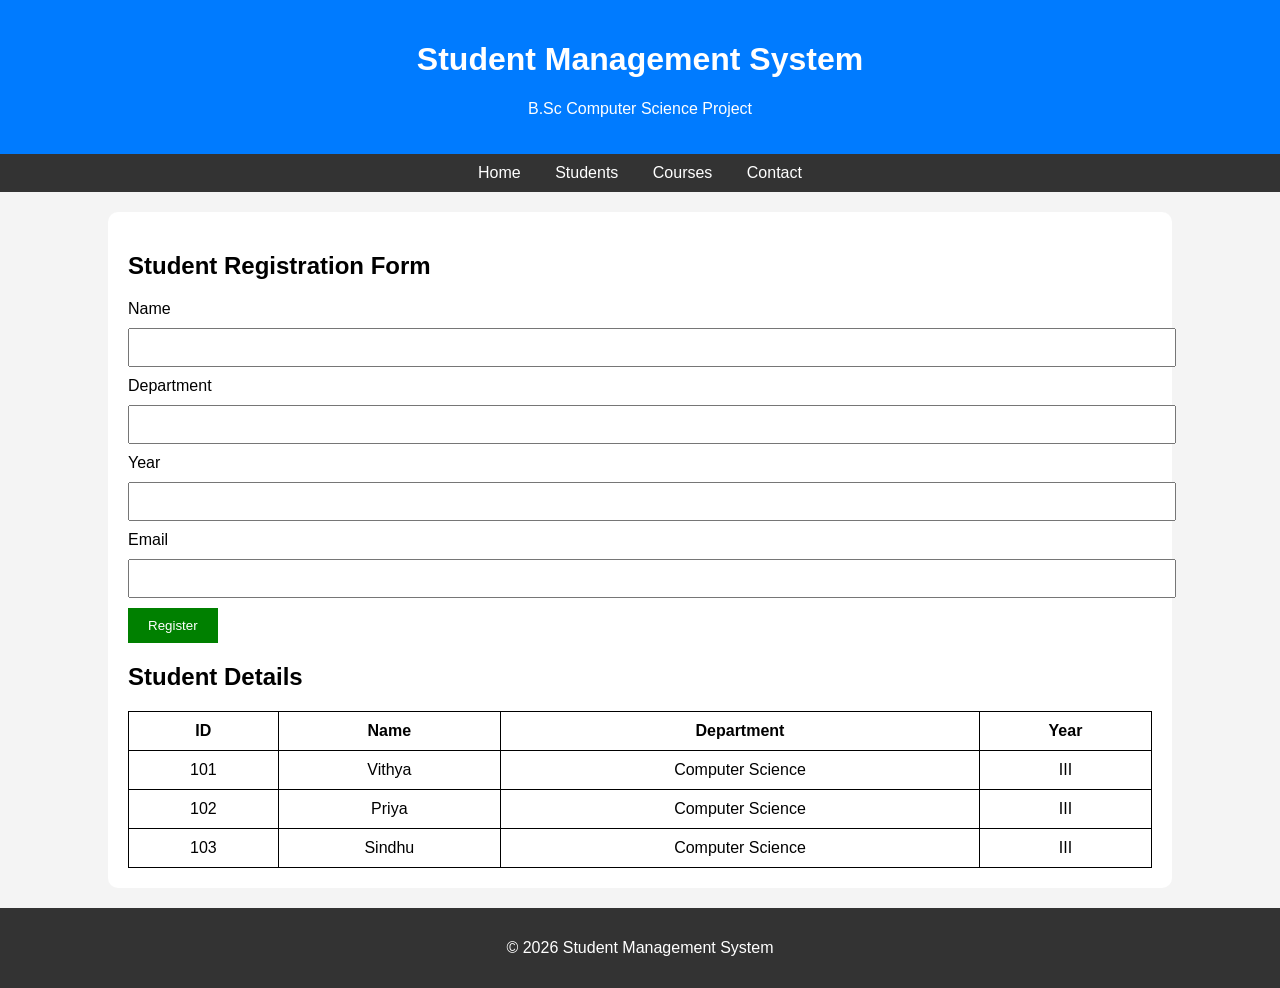
<file: index.html>
<!DOCTYPE html>
<html>
<head>
<title>Student Management System</title>
<style>
body{
font-family:Arial,sans-serif;
background:#f4f4f4;
margin:0;
padding:0;
}

header{
background:#007bff;
color:white;
text-align:center;
padding:20px;
}

nav{
background:#333;
padding:10px;
text-align:center;
}

nav a{
color:white;
text-decoration:none;
margin:15px;
}

.container{
width:80%;
margin:auto;
background:white;
padding:20px;
margin-top:20px;
border-radius:10px;
}

input{
width:100%;
padding:10px;
margin:10px 0;
}

button{
background:green;
color:white;
padding:10px 20px;
border:none;
}

table{
width:100%;
border-collapse:collapse;
margin-top:20px;
}

table,th,td{
border:1px solid black;
}

th,td{
padding:10px;
text-align:center;
}

footer{
background:#333;
color:white;
text-align:center;
padding:15px;
margin-top:20px;
}
</style>
</head>

<body>

<header>
<h1>Student Management System</h1>
<p>B.Sc Computer Science Project</p>
</header>

<nav>
<a href="#">Home</a>
<a href="#">Students</a>
<a href="#">Courses</a>
<a href="#">Contact</a>
</nav>

<div class="container">

<h2>Student Registration Form</h2>

<form>
<label>Name</label>
<input type="text">

<label>Department</label>
<input type="text">

<label>Year</label>
<input type="number">

<label>Email</label>
<input type="email">

<button type="submit">Register</button>
</form>

<h2>Student Details</h2>

<table>
<tr>
<th>ID</th>
<th>Name</th>
<th>Department</th>
<th>Year</th>
</tr>

<tr>
<td>101</td>
<td>Vithya</td>
<td>Computer Science</td>
<td>III</td>
</tr>

<tr>
<td>102</td>
<td>Priya</td>
<td>Computer Science</td>
<td>III</td>
</tr>

<tr>
<td>103</td>
<td>Sindhu</td>
<td>Computer Science</td>
<td>III</td>
</tr>

</table>

</div>

<footer>
<p>© 2026 Student Management System</p>
</footer>

</body>
</html>
</file>
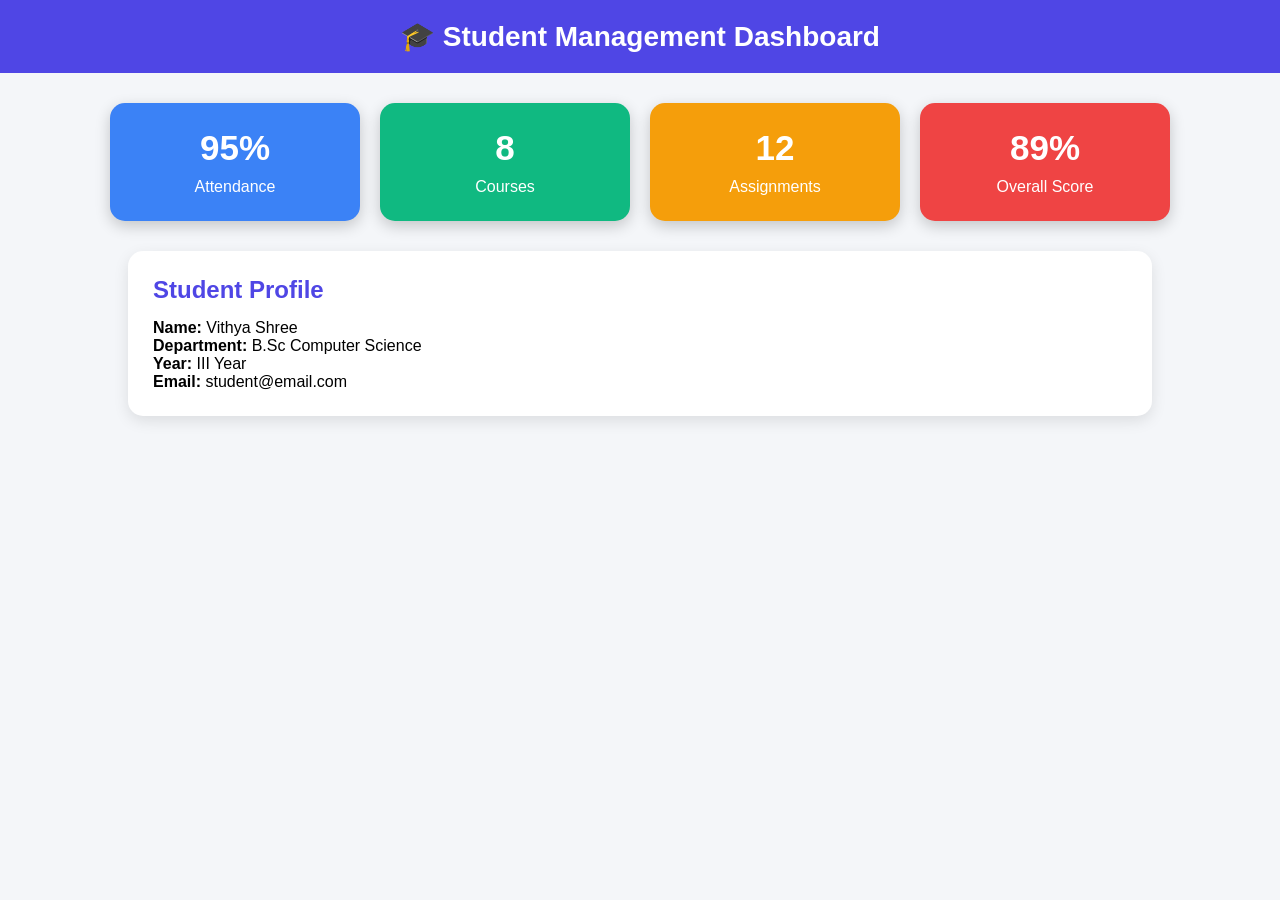
<file: dashboard.html>
<!DOCTYPE html>
<html>
<head>
<title>Student Dashboard</title>

<style>

*{
margin:0;
padding:0;
box-sizing:border-box;
font-family:Segoe UI,sans-serif;
}

body{
background:#f4f6f9;
}

.header{
background:#4f46e5;
color:white;
padding:20px;
text-align:center;
font-size:28px;
font-weight:bold;
}

.cards{
display:flex;
justify-content:center;
gap:20px;
padding:30px;
flex-wrap:wrap;
}

.card{
width:250px;
padding:25px;
border-radius:15px;
color:white;
text-align:center;
box-shadow:0 5px 15px rgba(0,0,0,0.2);
}

.blue{
background:#3b82f6;
}

.green{
background:#10b981;
}

.orange{
background:#f59e0b;
}

.red{
background:#ef4444;
}

.card h2{
font-size:35px;
margin-bottom:10px;
}

.profile{
width:80%;
margin:auto;
background:white;
padding:25px;
border-radius:15px;
box-shadow:0 5px 15px rgba(0,0,0,0.1);
}

.profile h2{
margin-bottom:15px;
color:#4f46e5;
}

</style>
</head>

<body>

<div class="header">
🎓 Student Management Dashboard
</div>

<div class="cards">

<div class="card blue">
<h2>95%</h2>
<p>Attendance</p>
</div>

<div class="card green">
<h2>8</h2>
<p>Courses</p>
</div>

<div class="card orange">
<h2>12</h2>
<p>Assignments</p>
</div>

<div class="card red">
<h2>89%</h2>
<p>Overall Score</p>
</div>

</div>

<div class="profile">
<h2>Student Profile</h2>
<p><b>Name:</b> Vithya Shree</p>
<p><b>Department:</b> B.Sc Computer Science</p>
<p><b>Year:</b> III Year</p>
<p><b>Email:</b> student@email.com</p>
</div>

</body>
</html>
</file>
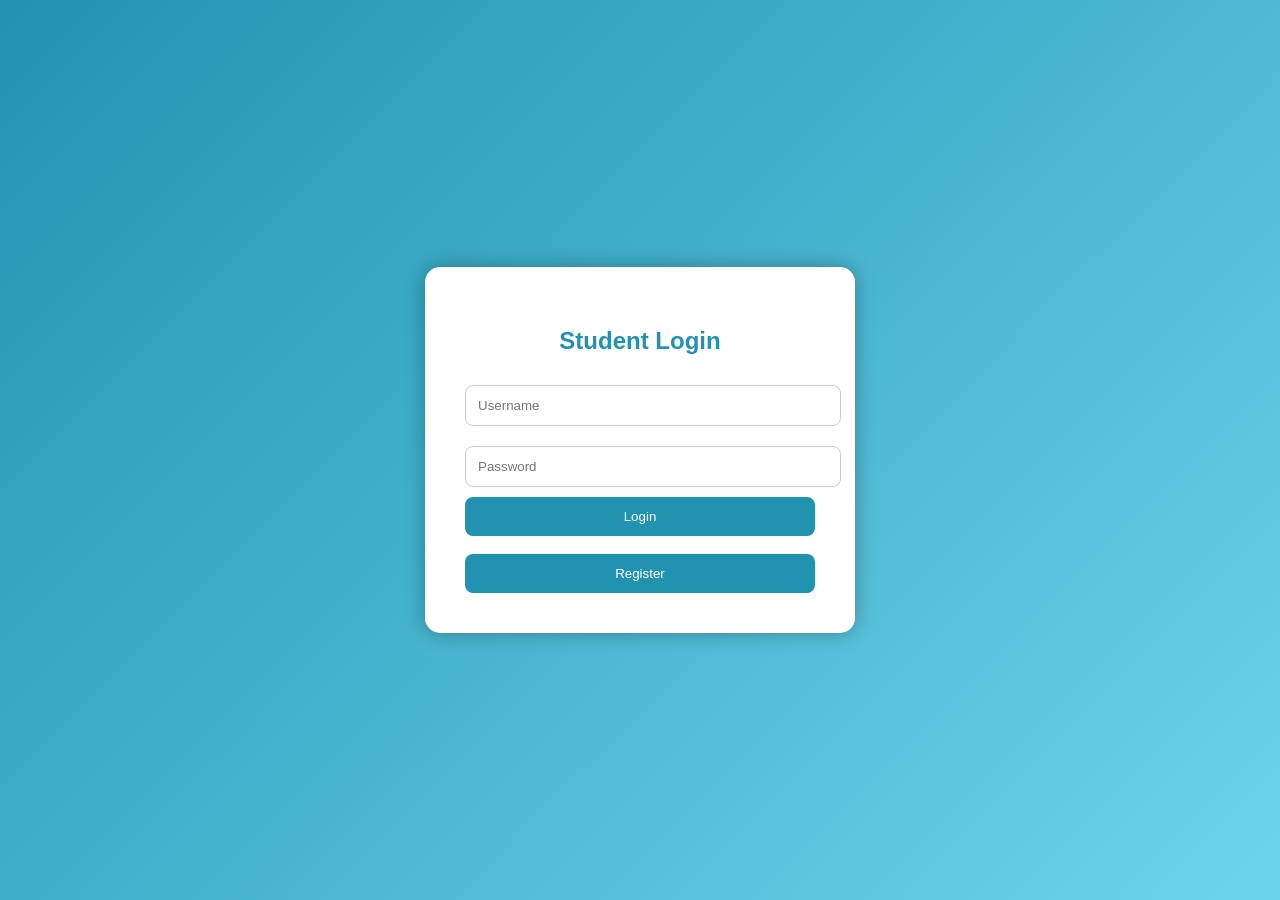
<file: login.html>
<!DOCTYPE html>
<html>
<head>
<title>Student Login</title>

<style>
body{
    margin:0;
    padding:0;
    font-family:Arial,sans-serif;
    background:linear-gradient(135deg,#2193b0,#6dd5ed);
    height:100vh;
    display:flex;
    justify-content:center;
    align-items:center;
}

.login-box{
    background:white;
    padding:40px;
    border-radius:15px;
    width:350px;
    box-shadow:0 0 20px rgba(0,0,0,0.3);
    text-align:center;
}

h2{
    color:#2193b0;
}

input{
    width:100%;
    padding:12px;
    margin:10px 0;
    border:1px solid #ccc;
    border-radius:8px;
}

button{
    width:100%;
    padding:12px;
    background:#2193b0;
    color:white;
    border:none;
    border-radius:8px;
    cursor:pointer;
}

button:hover{
    background:#176d80;
}

a{
    text-decoration:none;
}
</style>

</head>

<body>

<div class="login-box">

<h2>Student Login</h2>

<input type="text" placeholder="Username">

<input type="password" placeholder="Password">

<button>Login</button>

<br><br>

<a href="register.html">
<button type="button">Register</button>
</a>

</div>

</body>
</html>
</file>
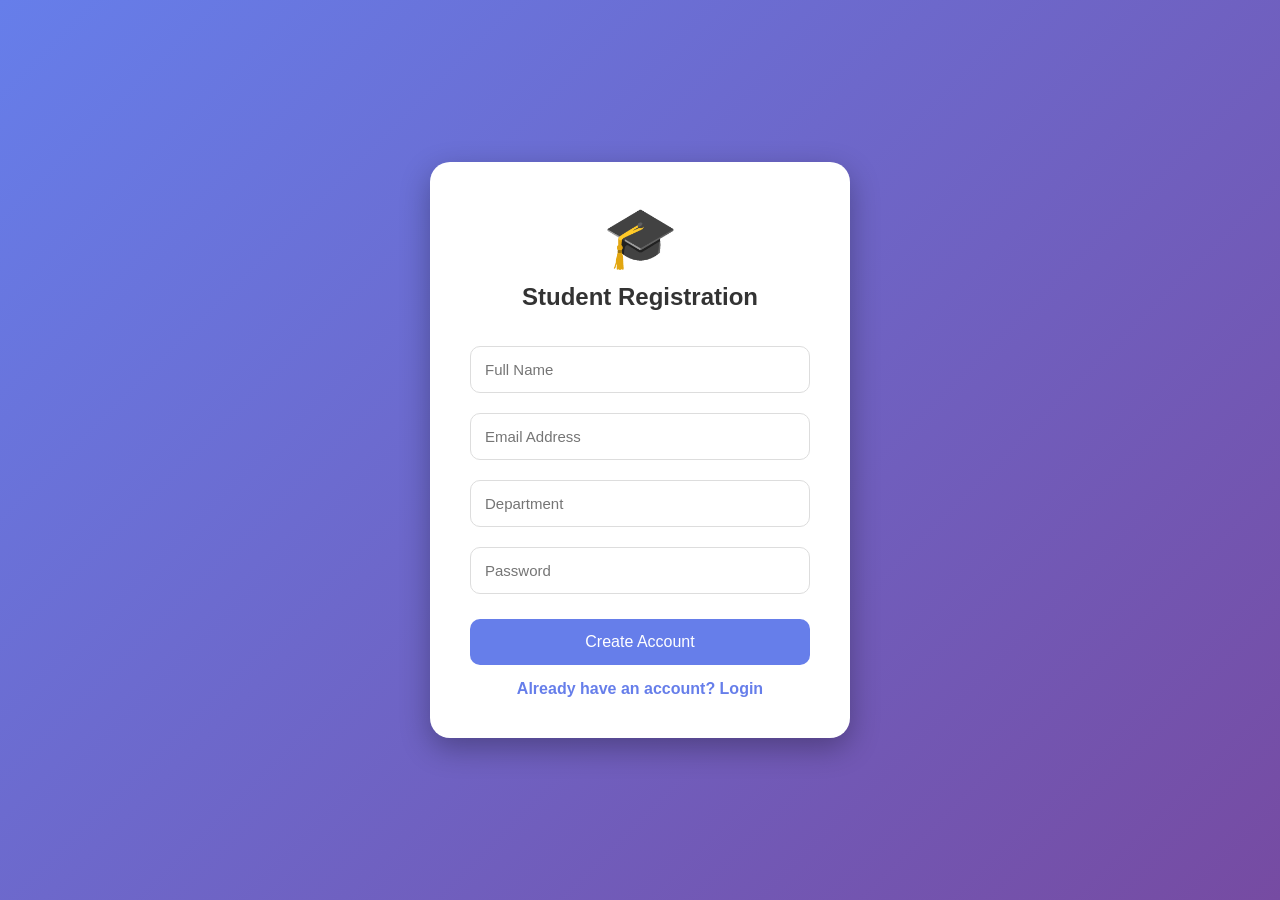
<file: register.html>
<!DOCTYPE html>
<html lang="en">
<head>
<meta charset="UTF-8">
<meta name="viewport" content="width=device-width, initial-scale=1.0">
<title>Student Registration</title>

<style>

*{
margin:0;
padding:0;
box-sizing:border-box;
font-family:'Segoe UI',sans-serif;
}

body{
height:100vh;
display:flex;
justify-content:center;
align-items:center;
background:linear-gradient(135deg,#667eea,#764ba2);
}

.container{
width:420px;
background:white;
padding:40px;
border-radius:20px;
box-shadow:0 10px 30px rgba(0,0,0,0.3);
text-align:center;
}

.logo{
font-size:60px;
margin-bottom:10px;
}

h2{
color:#333;
margin-bottom:25px;
}

input{
width:100%;
padding:14px;
margin:10px 0;
border:1px solid #ddd;
border-radius:10px;
font-size:15px;
}

input:focus{
outline:none;
border-color:#667eea;
}

button{
width:100%;
padding:14px;
margin-top:15px;
background:#667eea;
color:white;
border:none;
border-radius:10px;
font-size:16px;
cursor:pointer;
transition:0.3s;
}

button:hover{
background:#5648c8;
}

.login-link{
margin-top:15px;
display:block;
text-decoration:none;
color:#667eea;
font-weight:bold;
}

</style>

</head>

<body>

<div class="container">

<div class="logo">🎓</div>

<h2>Student Registration</h2>

<form action="dashboard.html">

<input type="text" placeholder="Full Name" required>

<input type="email" placeholder="Email Address" required>

<input type="text" placeholder="Department" required>

<input type="password" placeholder="Password" required>

<button type="submit">Create Account</button>

</form>

<a href="login.html" class="login-link">
Already have an account? Login
</a>

</div>

</body>
</html>
</file>
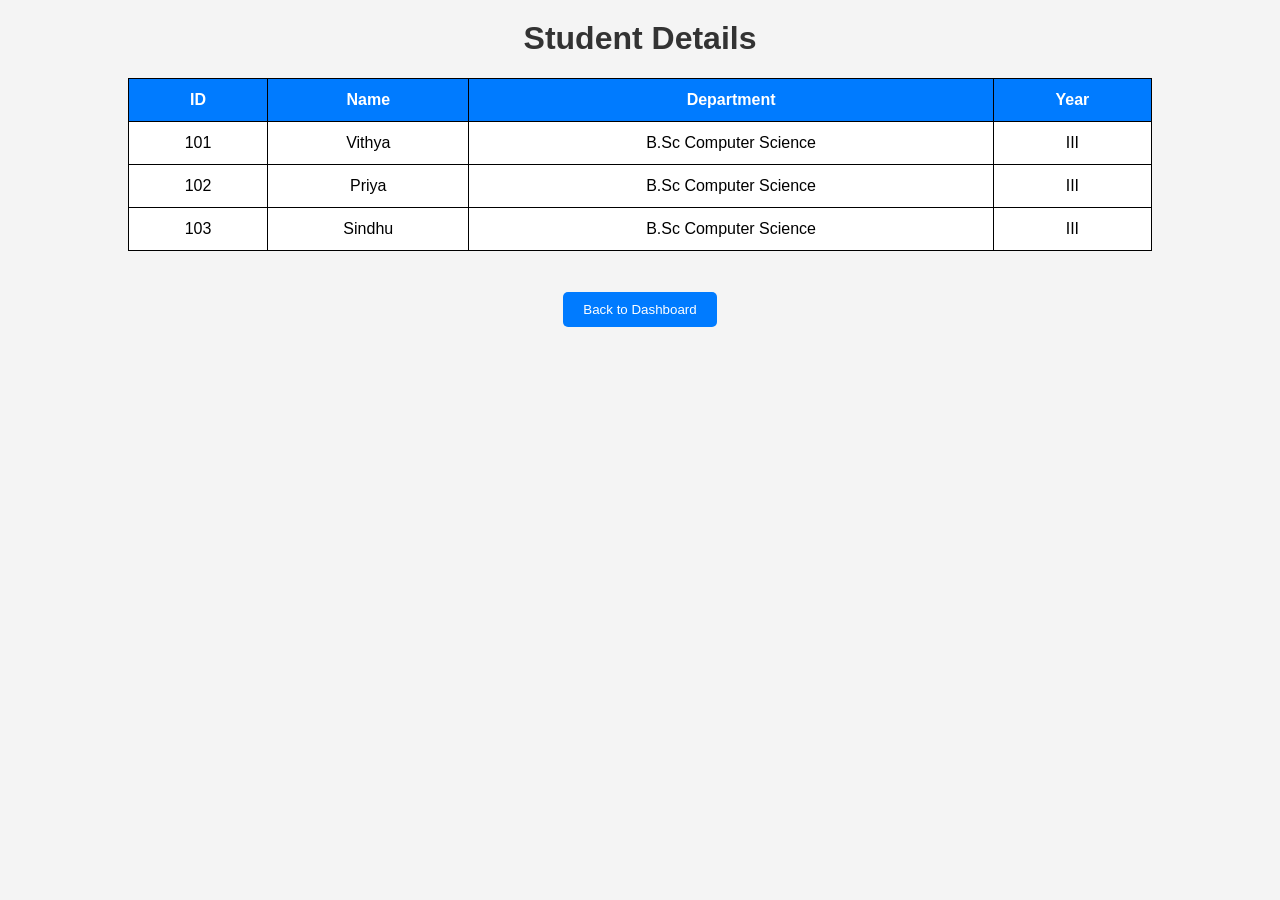
<file: students.html>
<!DOCTYPE html>
<html>
<head>
<title>Students</title>
<link rel="stylesheet" href="style.css">
</head>
<body>

<h1>Student Details</h1>

<table border="1" align="center">

<tr>
<th>ID</th>
<th>Name</th>
<th>Department</th>
<th>Year</th>
</tr>

<tr>
<td>101</td>
<td>Vithya</td>
<td>B.Sc Computer Science</td>
<td>III</td>
</tr>

<tr>
<td>102</td>
<td>Priya</td>
<td>B.Sc Computer Science</td>
<td>III</td>
</tr>

<tr>
<td>103</td>
<td>Sindhu</td>
<td>B.Sc Computer Science</td>
<td>III</td>
</tr>

</table>

<br><br>

<a href="dashboard.html">
<button>Back to Dashboard</button>
</a>

</body>
</html>
</file>
<file: style.css>
body{
font-family:Arial, sans-serif;
background:#f4f4f4;
text-align:center;
margin:0;
padding:0;
}

h1,h2{
color:#333;
margin-top:20px;
}

.box{
width:350px;
margin:auto;
margin-top:80px;
background:white;
padding:20px;
border-radius:10px;
box-shadow:0px 0px 10px gray;
}

input{
width:90%;
padding:10px;
margin:10px;
border:1px solid #ccc;
border-radius:5px;
}

button{
padding:10px 20px;
background:#007bff;
color:white;
border:none;
border-radius:5px;
cursor:pointer;
margin:5px;
}

button:hover{
background:#0056b3;
}

table{
width:80%;
margin:auto;
background:white;
border-collapse:collapse;
margin-top:20px;
}

th,td{
padding:12px;
border:1px solid black;
}

th{
background:#007bff;
color:white;
}

.menu{
margin-top:40px;
}
</file>
